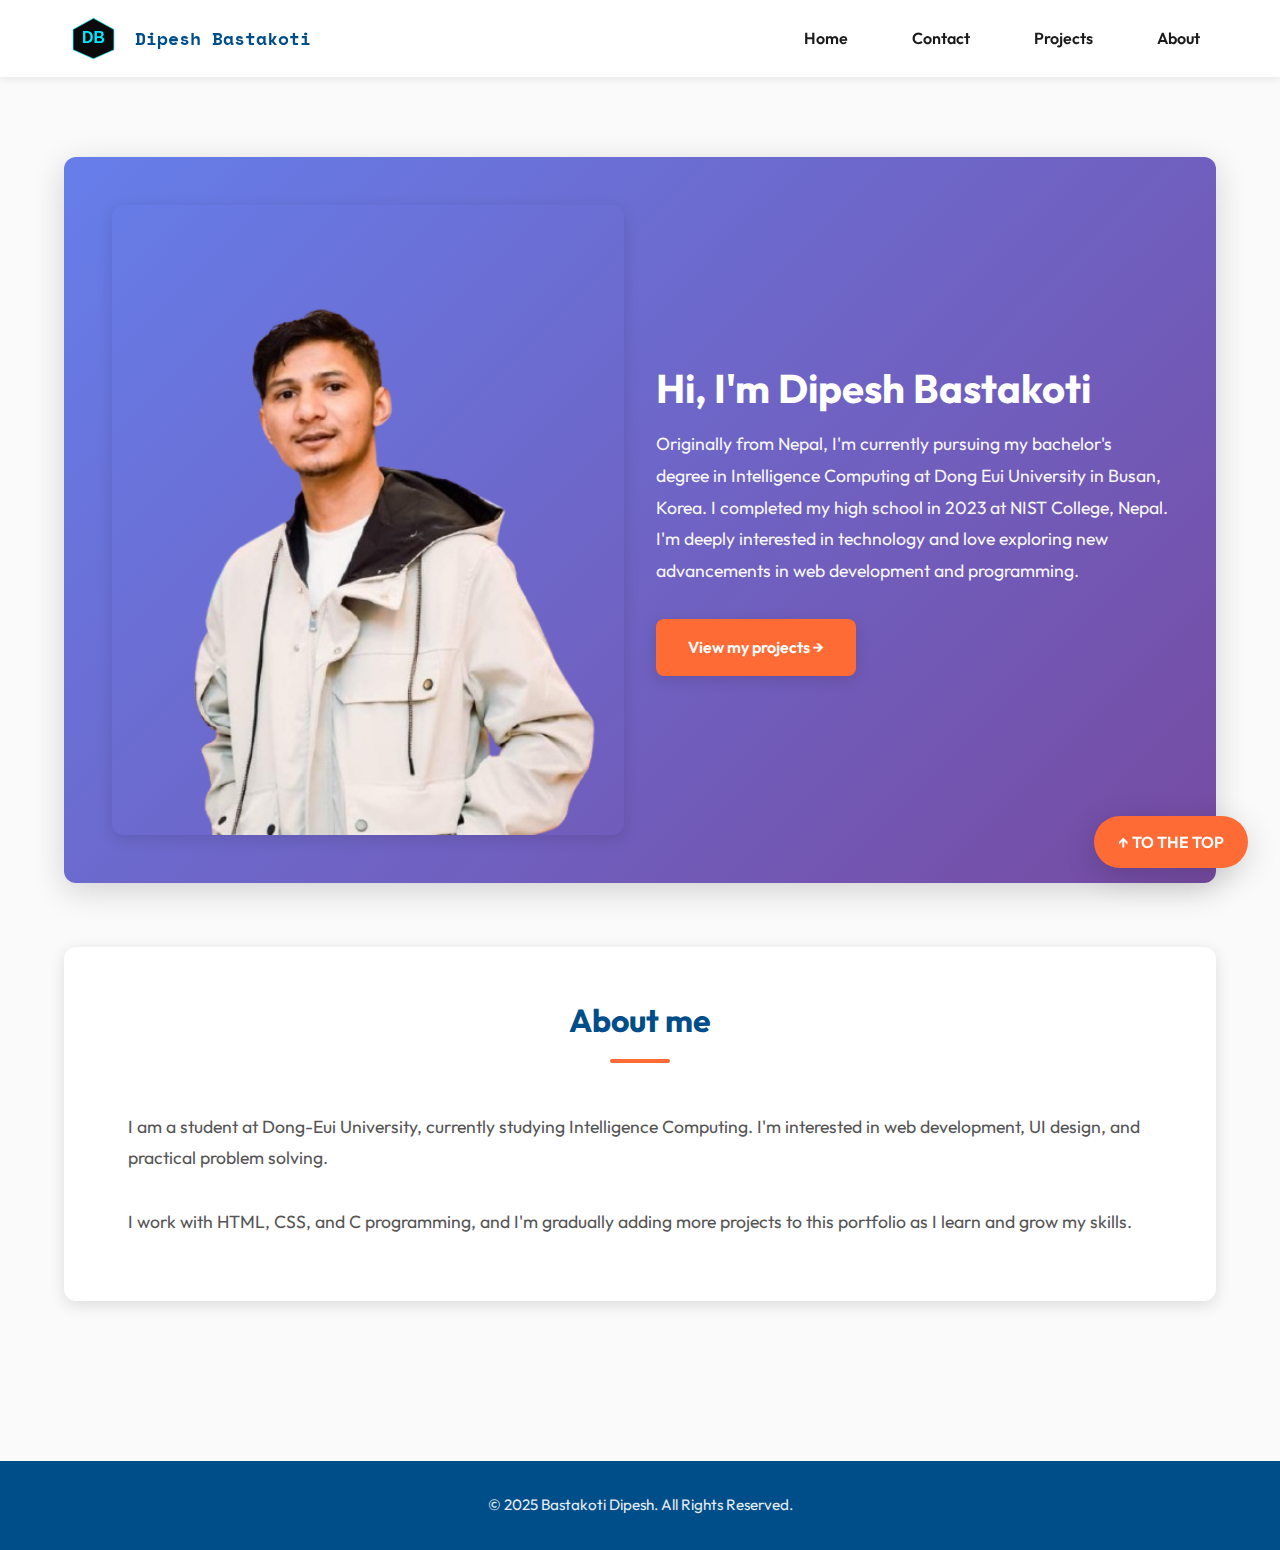
<file: index.html>
<!DOCTYPE html>
<html lang="en">
<head>
    <meta charset="UTF-8">
    <meta name="viewport" content="width=device-width, initial-scale=1.0">
    <meta name="description" content="Dipesh Bastakoti - Computer Science Student Portfolio | Web Development & Programming Projects">
    <title>Dipesh Bastakoti - Portfolio</title>
    <link rel="stylesheet" href="style.css">
</head>
<body>
<header>
  <div id="top" class="header-left">
    <img src="Image/DB_logo.svg" alt="DB personal logo" class="logo">
    <div class="logo-text">Dipesh Bastakoti</div>
  </div>

  <button class="menu-toggle" aria-label="Toggle navigation menu" onclick="toggleMenu()">
    <span></span>
    <span></span>
    <span></span>
  </button>

  <nav class="main-nav" id="mainNav">
      <ul>
          <li><a href="index.html">Home</a></li>
          <li><a href="contact.html">Contact</a></li>
          <li><a href="projects.html">Projects</a></li>
          <li><a href="#about">About</a></li>
      </ul>
  </nav>
</header>

<main>
  <section class="my_detail">
    <img src="Image/profile.png" alt="Dipesh Bastakoti wearing a white jacket" class="photo1">
    <div class="detail_txt">
      <h1 class="heading1">Hi, I'm Dipesh Bastakoti</h1>
      <p>Originally from Nepal, I'm currently pursuing my bachelor's degree in Intelligence Computing at Dong Eui University in Busan, Korea. I completed my high school in 2023 at NIST College, Nepal. I'm deeply interested in technology and love exploring new advancements in web development and programming.</p>
      <a href="projects.html" class="button">View my projects →</a>
    </div>
  </section>

  <section id="about" class="about clearfix">
    <h2 class="h2about">About me</h2>
    <div class="column">
      <p>
        I am a student at Dong-Eui University, currently studying Intelligence Computing.
        I'm interested in web development, UI design, and practical problem solving.
      </p>
    </div>
    <div class="column">
      <p>
        I work with HTML, CSS, and C programming, and I'm gradually adding
        more projects to this portfolio as I learn and grow my skills.
      </p>
    </div>
  </section>

  <button class="topbutton" onclick="window.scrollTo({top: 0, behavior: 'smooth'})">↑ TO THE TOP</button>
</main>

<footer>
  <p>&copy; <time datetime="2025">2025</time> Bastakoti Dipesh. All Rights Reserved.</p>
</footer>

<script>
  // Mobile menu toggle function
  function toggleMenu() {
    const nav = document.getElementById('mainNav');
    const toggle = document.querySelector('.menu-toggle');
    const isActive = nav.classList.contains('active');
    
    if (isActive) {
      nav.classList.remove('active');
      toggle.classList.remove('active');
      document.body.style.overflow = 'auto';
    } else {
      nav.classList.add('active');
      toggle.classList.add('active');
      document.body.style.overflow = 'hidden';
    }
  }

  // Close menu when clicking a link
  document.querySelectorAll('.main-nav a').forEach(link => {
    link.addEventListener('click', () => {
      const nav = document.getElementById('mainNav');
      const toggle = document.querySelector('.menu-toggle');
      nav.classList.remove('active');
      toggle.classList.remove('active');
      document.body.style.overflow = 'auto';
    });
  });

  // Close menu when clicking outside (on the overlay)
  document.addEventListener('click', (e) => {
    const nav = document.getElementById('mainNav');
    const toggle = document.querySelector('.menu-toggle');
    const isClickInsideNav = nav.contains(e.target);
    const isClickOnToggle = toggle.contains(e.target);
    
    if (!isClickInsideNav && !isClickOnToggle && nav.classList.contains('active')) {
      nav.classList.remove('active');
      toggle.classList.remove('active');
      document.body.style.overflow = 'auto';
    }
  });

  // Smooth scroll for internal links
  document.querySelectorAll('a[href^="#"]').forEach(anchor => {
    anchor.addEventListener('click', function (e) {
      const href = this.getAttribute('href');
      if (href !== '#' && href.length > 1) {
        e.preventDefault();
        const target = document.querySelector(href);
        if (target) {
          target.scrollIntoView({
            behavior: 'smooth',
            block: 'start'
          });
        }
      }
    });
  });
</script>
</body>
</html>
</file>
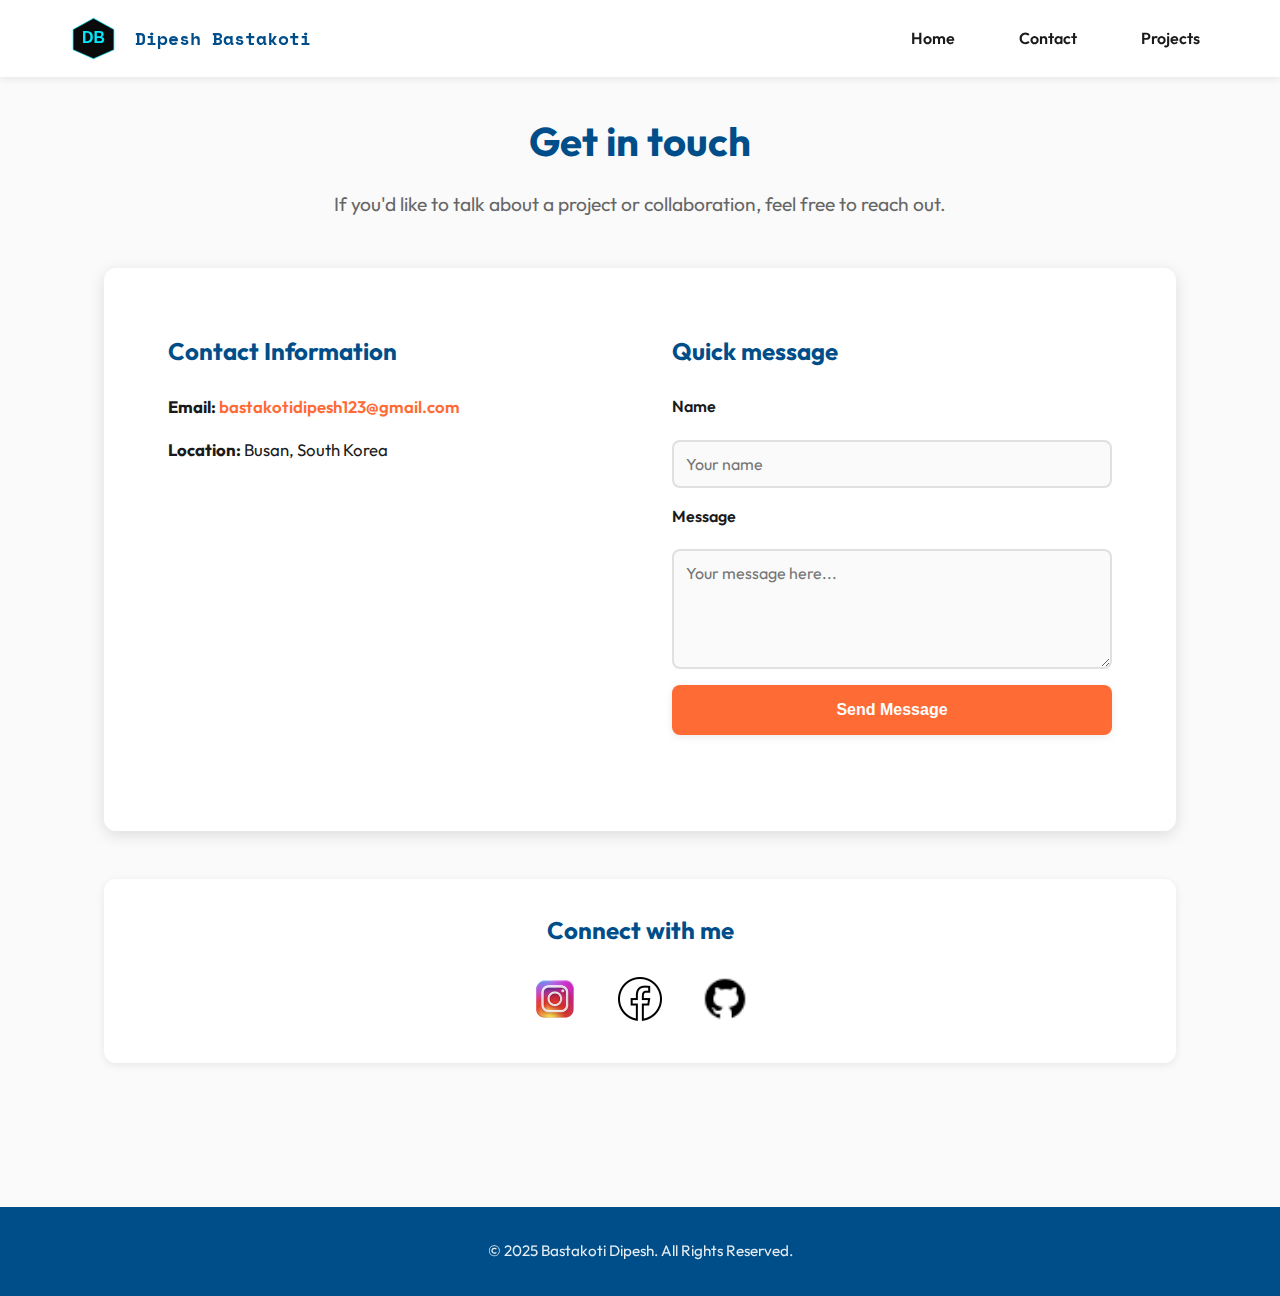
<file: contact.html>
<!DOCTYPE html>
<html lang="en">
<head>
    <meta charset="UTF-8">
    <meta name="viewport" content="width=device-width, initial-scale=1.0">
    <meta name="description" content="Contact Dipesh Bastakoti - Get in touch for collaborations and projects">
    <title>Contact - Dipesh Bastakoti</title>
    <link rel="stylesheet" href="style.css">
</head>
<body>
<header>
  <div class="header-left">
    <img src="Image/DB_logo.svg" alt="DB personal logo" class="logo">
    <div class="logo-text">Dipesh Bastakoti</div>
  </div>

  <button class="menu-toggle" aria-label="Toggle navigation menu" onclick="toggleMenu()">
    <span></span>
    <span></span>
    <span></span>
  </button>

  <nav class="main-nav" id="mainNav">
      <ul>
          <li><a href="index.html">Home</a></li>
          <li><a href="contact.html" aria-current="page">Contact</a></li>
          <li><a href="projects.html">Projects</a></li>
      </ul>
  </nav>
</header>
 
<main id="contact-main">
  <div class="page-header">
    <h1>Get in touch</h1>
    <p>If you'd like to talk about a project or collaboration, feel free to reach out.</p>
  </div>

  <section class="contact-info clearfix">
    <div class="column">
      <h2>Contact Information</h2>
      <p><strong>Email:</strong> <a href="mailto:bastakotidipesh123@gmail.com">bastakotidipesh123@gmail.com</a></p>
      <p><strong>Location:</strong> Busan, South Korea</p>
    </div>

    <div class="column">
      <h2>Quick message</h2>
      <form>
        <label for="name">Name</label>
        <input id="name" name="name" type="text" placeholder="Your name" required>

        <label for="message">Message</label>
        <textarea id="message" name="message" rows="4" placeholder="Your message here..." required></textarea>

        <button type="submit">Send Message</button>
      </form>
    </div>
  </section>

  <section class="socialmedia">
    <h3>Connect with me</h3>

    <a href="https://www.instagram.com/dipeshbastakoti/" target="_blank" rel="noopener noreferrer" aria-label="Visit my Instagram profile">
      <img class="sociallogo" src="Image/insta.png" alt="Instagram">
    </a>

    <a href="https://www.facebook.com/dipesh.bastakoti.783189/" target="_blank" rel="noopener noreferrer" aria-label="Visit my Facebook profile">
      <img class="sociallogo" src="Image/fb.png" alt="Facebook">
    </a>

    <a href="https://github.com/mrdipeshbastakoti" target="_blank" rel="noopener noreferrer" aria-label="Visit my GitHub profile">
      <img class="sociallogo" src="Image/git.png" alt="GitHub">
    </a>
  </section>
</main>

<footer>
  <p>&copy; <time datetime="2025">2025</time> Bastakoti Dipesh. All Rights Reserved.</p>
</footer>

<script>
  // Mobile menu toggle function
  function toggleMenu() {
    const nav = document.getElementById('mainNav');
    const toggle = document.querySelector('.menu-toggle');
    const isActive = nav.classList.contains('active');
    
    if (isActive) {
      nav.classList.remove('active');
      toggle.classList.remove('active');
      document.body.style.overflow = 'auto';
    } else {
      nav.classList.add('active');
      toggle.classList.add('active');
      document.body.style.overflow = 'hidden';
    }
  }

  // Close menu when clicking a link
  document.querySelectorAll('.main-nav a').forEach(link => {
    link.addEventListener('click', () => {
      const nav = document.getElementById('mainNav');
      const toggle = document.querySelector('.menu-toggle');
      nav.classList.remove('active');
      toggle.classList.remove('active');
      document.body.style.overflow = 'auto';
    });
  });

  // Close menu when clicking outside (on the overlay)
  document.addEventListener('click', (e) => {
    const nav = document.getElementById('mainNav');
    const toggle = document.querySelector('.menu-toggle');
    const isClickInsideNav = nav.contains(e.target);
    const isClickOnToggle = toggle.contains(e.target);
    
    if (!isClickInsideNav && !isClickOnToggle && nav.classList.contains('active')) {
      nav.classList.remove('active');
      toggle.classList.remove('active');
      document.body.style.overflow = 'auto';
    }
  });
</script>
</body>
</html>
</file>
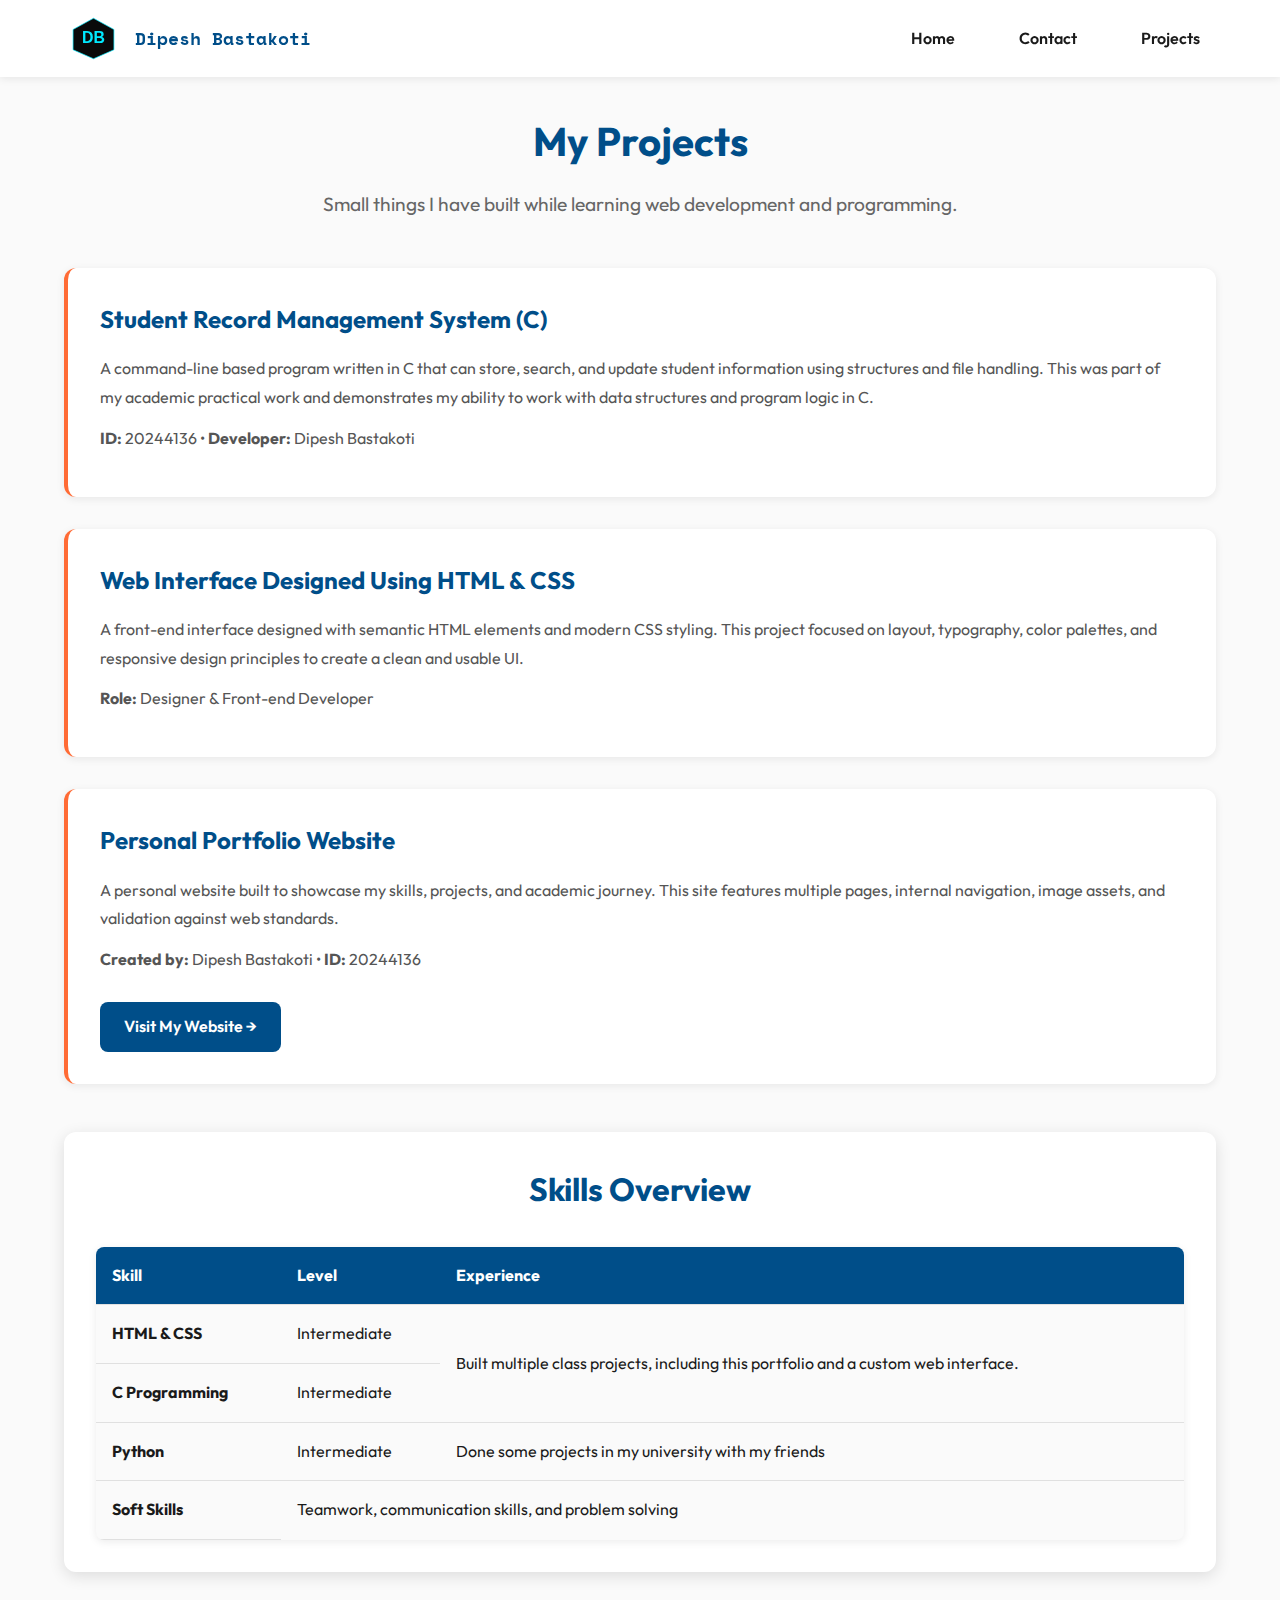
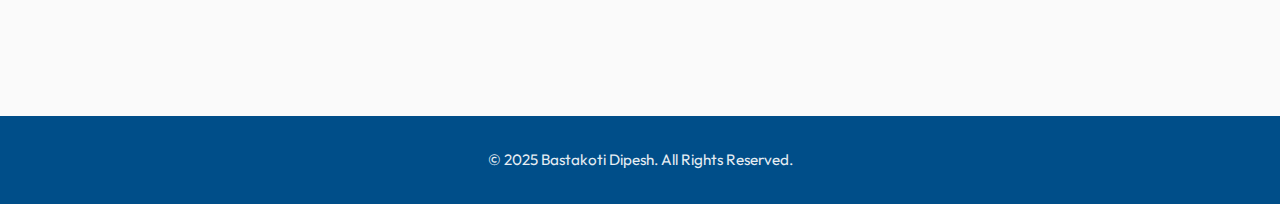
<file: projects.html>
<!DOCTYPE html>
<html lang="en">
<head>
    <meta charset="UTF-8">
    <meta name="viewport" content="width=device-width, initial-scale=1.0">
    <meta name="description" content="Dipesh Bastakoti's Projects - Web Development and Programming Portfolio">
    <title>Projects - Dipesh Bastakoti</title>
    <link rel="stylesheet" href="style.css">
</head>
<body>
<header>
  <div class="header-left">
    <img src="Image/DB_logo.svg" alt="DB personal logo" class="logo">
    <div class="logo-text">Dipesh Bastakoti</div>
  </div>

  <button class="menu-toggle" aria-label="Toggle navigation menu" onclick="toggleMenu()">
    <span></span>
    <span></span>
    <span></span>
  </button>

  <nav class="main-nav" id="mainNav">
      <ul>
          <li><a href="index.html">Home</a></li>
          <li><a href="contact.html">Contact</a></li>
          <li><a href="projects.html" aria-current="page">Projects</a></li>
      </ul>
  </nav>
</header>  

<main>
  <div class="project_header">
    <h1>My Projects</h1>
    <p>Small things I have built while learning web development and programming.</p>
  </div>

  <section class="project-list">
    <h2 class="visually-hidden">Project List</h2>
    
    <article class="project">
      <h2>Student Record Management System (C)</h2>
      <p>
        A command-line based program written in C that can store, search, and update student information using structures and file handling. 
        This was part of my academic practical work and demonstrates my ability to work with data structures and program logic in C.
      </p>
      <p><strong>ID:</strong> 20244136 • <strong>Developer:</strong> Dipesh Bastakoti</p>
    </article>

    <article class="project">
      <h2>Web Interface Designed Using HTML &amp; CSS</h2>
      <p>
        A front-end interface designed with semantic HTML elements and modern CSS styling. 
        This project focused on layout, typography, color palettes, and responsive design principles to create a clean and usable UI.
      </p>
      <p><strong>Role:</strong> Designer &amp; Front-end Developer</p>
    </article>

    <article class="project">
      <h2>Personal Portfolio Website</h2>
      <p>
        A personal website built to showcase my skills, projects, and academic journey. 
        This site features multiple pages, internal navigation, image assets, and validation against web standards.
      </p>
      <p><strong>Created by:</strong> Dipesh Bastakoti • <strong>ID:</strong> 20244136</p>
      <a href="https://dipeshbastakoti.com.np" target="_blank" rel="noopener noreferrer">
        Visit My Website →
      </a>
    </article>
  </section>

  <section class="myskill">
    <h2>Skills Overview</h2>
    <table>
      <thead>
        <tr>
          <th scope="col">Skill</th>
          <th scope="col">Level</th>
          <th scope="col">Experience</th>
        </tr>
      </thead>
      <tbody>
        <tr>
          <th scope="row">HTML &amp; CSS</th>
          <td>Intermediate</td>
          <td rowspan="2">Built multiple class projects, including this portfolio and a custom web interface.</td>
        </tr>
        <tr>
          <th scope="row">C Programming</th>
          <td>Intermediate</td>
        </tr>
        <tr>
          <th scope="row">Python</th>
          <td>Intermediate</td>
          <td>Done some projects in my university with my friends</td>
        </tr>
        <tr>
          <th scope="row">Soft Skills</th>
          <td colspan="2">Teamwork, communication skills, and problem solving</td>
        </tr>
      </tbody>
    </table>
  </section>
</main>

<footer>
  <p>&copy; <time datetime="2025">2025</time> Bastakoti Dipesh. All Rights Reserved.</p>
</footer>

<script>
  // Mobile menu toggle function
  function toggleMenu() {
    const nav = document.getElementById('mainNav');
    const toggle = document.querySelector('.menu-toggle');
    const isActive = nav.classList.contains('active');
    
    if (isActive) {
      nav.classList.remove('active');
      toggle.classList.remove('active');
      document.body.style.overflow = 'auto';
    } else {
      nav.classList.add('active');
      toggle.classList.add('active');
      document.body.style.overflow = 'hidden';
    }
  }

  // Close menu when clicking a link
  document.querySelectorAll('.main-nav a').forEach(link => {
    link.addEventListener('click', () => {
      const nav = document.getElementById('mainNav');
      const toggle = document.querySelector('.menu-toggle');
      nav.classList.remove('active');
      toggle.classList.remove('active');
      document.body.style.overflow = 'auto';
    });
  });

  // Close menu when clicking outside (on the overlay)
  document.addEventListener('click', (e) => {
    const nav = document.getElementById('mainNav');
    const toggle = document.querySelector('.menu-toggle');
    const isClickInsideNav = nav.contains(e.target);
    const isClickOnToggle = toggle.contains(e.target);
    
    if (!isClickInsideNav && !isClickOnToggle && nav.classList.contains('active')) {
      nav.classList.remove('active');
      toggle.classList.remove('active');
      document.body.style.overflow = 'auto';
    }
  });
</script>
</body>
</html>
</file>
<file: style.css>
@import url('https://fonts.googleapis.com/css2?family=Outfit:wght@300;400;600;700&family=Space+Mono:wght@400;700&display=swap');

/* ========== CSS VARIABLES ========== */
:root {
  --primary-color: #FF6B35;
  --secondary-color: #004E89;
  --accent-color: #F7931E;
  --text-dark: #1A1A1A;
  --text-light: #FFFFFF;
  --bg-light: #FAFAFA;
  --bg-card: #FFFFFF;
  --shadow-sm: 0 2px 8px rgba(0, 0, 0, 0.08);
  --shadow-md: 0 4px 16px rgba(0, 0, 0, 0.12);
  --shadow-lg: 0 8px 32px rgba(0, 0, 0, 0.16);
  --border-radius: 12px;
  --transition: all 0.3s cubic-bezier(0.4, 0, 0.2, 1);
}

/* ========== RESET & BASE STYLES ========== */
* {
  margin: 0;
  padding: 0;
  box-sizing: border-box;
}

body {
  font-family: 'Outfit', sans-serif;
  line-height: 1.6;
  color: var(--text-dark);
  background-color: var(--bg-light);
  overflow-x: hidden;
}

img {
  max-width: 100%;
  height: auto;
  display: block;
}

a {
  text-decoration: none;
  color: inherit;
  transition: var(--transition);
}

/* ========== HEADER & NAVIGATION ========== */
header {
  position: sticky;
  top: 0;
  z-index: 1000;
  background: rgba(255, 255, 255, 0.95);
  backdrop-filter: blur(10px);
  box-shadow: var(--shadow-sm);
  padding: 1rem 5%;
  display: flex;
  justify-content: space-between;
  align-items: center;
  animation: slideDown 0.5s ease-out;
}

@keyframes slideDown {
  from {
    transform: translateY(-100%);
    opacity: 0;
  }
  to {
    transform: translateY(0);
    opacity: 1;
  }
}

.header-left {
  display: flex;
  align-items: center;
  gap: 0.75rem;
  animation: fadeIn 0.8s ease-out 0.2s backwards;
}

@keyframes fadeIn {
  from {
    opacity: 0;
    transform: translateX(-20px);
  }
  to {
    opacity: 1;
    transform: translateX(0);
  }
}

.logo {
  height: 45px;
  width: auto;
  transition: var(--transition);
}

.logo:hover {
  transform: rotate(360deg) scale(1.1);
}

.logo-text {
  font-family: 'Space Mono', monospace;
  font-weight: 700;
  font-size: 1.1rem;
  color: var(--secondary-color);
}

/* Mobile Menu Toggle */
.menu-toggle {
  display: none;
  flex-direction: column;
  gap: 5px;
  background: none;
  border: none;
  cursor: pointer;
  padding: 0.5rem;
  z-index: 1002;
  position: relative;
}

.menu-toggle span {
  width: 25px;
  height: 3px;
  background-color: var(--text-dark);
  border-radius: 2px;
  transition: var(--transition);
}

.menu-toggle.active span:nth-child(1) {
  transform: rotate(45deg) translate(5px, 5px);
}

.menu-toggle.active span:nth-child(2) {
  opacity: 0;
}

.menu-toggle.active span:nth-child(3) {
  transform: rotate(-45deg) translate(7px, -6px);
}

/* Navigation */
.main-nav ul {
  display: flex;
  list-style: none;
  gap: 2rem;
  animation: fadeIn 0.8s ease-out 0.4s backwards;
}

.main-nav a {
  font-weight: 600;
  color: var(--text-dark);
  padding: 0.5rem 1rem;
  border-radius: 8px;
  position: relative;
  overflow: hidden;
}

.main-nav a::before {
  content: '';
  position: absolute;
  bottom: 0;
  left: 50%;
  width: 0;
  height: 2px;
  background: var(--primary-color);
  transition: var(--transition);
  transform: translateX(-50%);
}

.main-nav a:hover::before,
.main-nav a:focus::before {
  width: 80%;
}

.main-nav a:hover,
.main-nav a:focus {
  color: var(--primary-color);
}

/* ========== MAIN CONTENT ========== */
main {
  min-height: calc(100vh - 200px);
  padding: 2rem 5%;
  animation: fadeInUp 0.8s ease-out;
}

@keyframes fadeInUp {
  from {
    opacity: 0;
    transform: translateY(30px);
  }
  to {
    opacity: 1;
    transform: translateY(0);
  }
}

/* ========== HERO SECTION ========== */
.my_detail {
  max-width: 1200px;
  margin: 3rem auto;
  background: linear-gradient(135deg, #667eea 0%, #764ba2 100%);
  border-radius: var(--border-radius);
  overflow: hidden;
  box-shadow: var(--shadow-lg);
  position: relative;
  min-height: 500px;
  display: grid;
  grid-template-columns: 1fr 1fr;
  gap: 2rem;
  padding: 3rem;
  animation: scaleIn 0.8s ease-out;
}

@keyframes scaleIn {
  from {
    opacity: 0;
    transform: scale(0.95);
  }
  to {
    opacity: 1;
    transform: scale(1);
  }
}

.photo1 {
  width: 100%;
  height: 100%;
  object-fit: cover;
  border-radius: var(--border-radius);
  box-shadow: var(--shadow-md);
  transition: var(--transition);
}

.photo1:hover {
  transform: scale(1.02);
}

.detail_txt {
  display: flex;
  flex-direction: column;
  justify-content: center;
  color: var(--text-light);
  animation: fadeIn 1s ease-out 0.3s backwards;
}

.heading1 {
  font-size: 2.5rem;
  font-weight: 700;
  margin-bottom: 1rem;
  line-height: 1.2;
}

.detail_txt p {
  font-size: 1.1rem;
  line-height: 1.8;
  margin-bottom: 2rem;
  opacity: 0.95;
}

.button {
  display: inline-flex;
  align-items: center;
  justify-content: center;
  padding: 1rem 2rem;
  background-color: var(--primary-color);
  color: var(--text-light);
  font-weight: 600;
  border-radius: 8px;
  box-shadow: var(--shadow-md);
  transition: var(--transition);
  max-width: fit-content;
}

.button:hover,
.button:focus {
  background-color: var(--accent-color);
  transform: translateY(-2px);
  box-shadow: var(--shadow-lg);
}

/* ========== ABOUT SECTION ========== */
.about {
  max-width: 1200px;
  margin: 4rem auto;
  padding: 3rem;
  background: var(--bg-card);
  border-radius: var(--border-radius);
  box-shadow: var(--shadow-md);
}

.h2about {
  font-size: 2rem;
  text-align: center;
  margin-bottom: 2rem;
  color: var(--secondary-color);
  position: relative;
  padding-bottom: 1rem;
}

.h2about::after {
  content: '';
  position: absolute;
  bottom: 0;
  left: 50%;
  transform: translateX(-50%);
  width: 60px;
  height: 4px;
  background: var(--primary-color);
  border-radius: 2px;
}

.column {
  width: 100%;
  padding: 1rem;
}

.about .column p {
  font-size: 1.1rem;
  line-height: 1.8;
  color: #555;
}

.clearfix::after {
  content: "";
  display: table;
  clear: both;
}

/* ========== CONTACT PAGE ========== */
#contact-main {
  max-width: 1200px;
  margin: 0 auto;
}

.page-header {
  text-align: center;
  margin-bottom: 3rem;
  animation: fadeInUp 0.8s ease-out;
}

.page-header h1 {
  font-size: 2.5rem;
  color: var(--secondary-color);
  margin-bottom: 1rem;
}

.page-header p {
  font-size: 1.2rem;
  color: #666;
}

.contact-info {
  display: grid;
  grid-template-columns: 1fr 1fr;
  gap: 2rem;
  max-width: 1200px;
  margin: 2rem auto;
  padding: 3rem;
  background: var(--bg-card);
  border-radius: var(--border-radius);
  box-shadow: var(--shadow-md);
}

.contact-info h2 {
  color: var(--secondary-color);
  margin-bottom: 1.5rem;
  font-size: 1.5rem;
}

.contact-info p {
  margin-bottom: 1rem;
  font-size: 1.05rem;
}

.contact-info a {
  color: var(--primary-color);
  font-weight: 600;
}

.contact-info a:hover {
  text-decoration: underline;
}

/* Form Styles */
form {
  display: flex;
  flex-direction: column;
  gap: 1rem;
}

form label {
  font-weight: 600;
  color: var(--text-dark);
  margin-bottom: 0.25rem;
}

form input,
form textarea {
  padding: 0.75rem;
  border: 2px solid #E0E0E0;
  border-radius: 8px;
  font-family: 'Outfit', sans-serif;
  font-size: 1rem;
  transition: var(--transition);
  background: #FAFAFA;
}

form input:focus,
form textarea:focus {
  outline: none;
  border-color: var(--primary-color);
  background: #FFF;
  box-shadow: 0 0 0 3px rgba(255, 107, 53, 0.1);
}

form textarea {
  resize: vertical;
  min-height: 120px;
}

button[type="submit"] {
  padding: 1rem 2rem;
  background: var(--primary-color);
  color: var(--text-light);
  border: none;
  border-radius: 8px;
  font-weight: 600;
  font-size: 1rem;
  cursor: pointer;
  transition: var(--transition);
  box-shadow: var(--shadow-sm);
}

button[type="submit"]:hover,
button[type="submit"]:focus {
  background: var(--accent-color);
  transform: translateY(-2px);
  box-shadow: var(--shadow-md);
}

/* Social Media Section */
.socialmedia {
  text-align: center;
  margin: 3rem auto;
  padding: 2rem;
  background: var(--bg-card);
  border-radius: var(--border-radius);
  box-shadow: var(--shadow-sm);
}

.socialmedia h3 {
  font-size: 1.5rem;
  margin-bottom: 1.5rem;
  color: var(--secondary-color);
}

.socialmedia a {
  display: inline-block;
  margin: 0 1rem;
  transition: var(--transition);
}

.sociallogo {
  width: 50px;
  height: 50px;
  border-radius: 50%;
  transition: var(--transition);
  filter: grayscale(20%);
}

.sociallogo:hover {
  transform: scale(1.2) rotate(5deg);
  filter: grayscale(0%);
  box-shadow: var(--shadow-md);
}

/* ========== PROJECTS PAGE ========== */
.project_header {
  text-align: center;
  margin-bottom: 3rem;
  animation: fadeInUp 0.8s ease-out;
}

.project_header h1 {
  font-size: 2.5rem;
  color: var(--secondary-color);
  margin-bottom: 1rem;
}

.project_header p {
  font-size: 1.2rem;
  color: #666;
}

.project-list {
  max-width: 1200px;
  margin: 0 auto;
  display: grid;
  gap: 2rem;
}

.project {
  padding: 2rem;
  background: var(--bg-card);
  border-radius: var(--border-radius);
  box-shadow: var(--shadow-sm);
  transition: var(--transition);
  border-left: 4px solid var(--primary-color);
  animation: fadeInUp 0.8s ease-out;
}

.project:hover {
  transform: translateY(-4px);
  box-shadow: var(--shadow-lg);
  border-left-color: var(--accent-color);
}

.project h2 {
  color: var(--secondary-color);
  margin-bottom: 1rem;
  font-size: 1.5rem;
}

.project p {
  line-height: 1.8;
  color: #555;
  margin-bottom: 0.75rem;
}

.project a {
  display: inline-block;
  margin-top: 1rem;
  padding: 0.75rem 1.5rem;
  background: var(--secondary-color);
  color: var(--text-light);
  border-radius: 8px;
  font-weight: 600;
  transition: var(--transition);
}

.project a:hover {
  background: var(--primary-color);
  transform: translateY(-2px);
  box-shadow: var(--shadow-md);
}

/* Skills Table */
.myskill {
  max-width: 1200px;
  margin: 3rem auto;
  padding: 2rem;
  background: var(--bg-card);
  border-radius: var(--border-radius);
  box-shadow: var(--shadow-md);
}

.myskill h2 {
  text-align: center;
  font-size: 2rem;
  color: var(--secondary-color);
  margin-bottom: 2rem;
}

table {
  width: 100%;
  border-collapse: collapse;
  background: #FAFAFA;
  border-radius: 8px;
  overflow: hidden;
  box-shadow: var(--shadow-sm);
}

thead {
  background: var(--secondary-color);
  color: var(--text-light);
}

th,
td {
  padding: 1rem;
  text-align: left;
  border-bottom: 1px solid #E0E0E0;
}

tbody tr:hover {
  background: #F0F0F0;
  transition: var(--transition);
}

tbody tr:last-child td {
  border-bottom: none;
}

/* ========== UTILITY CLASSES ========== */
.topbutton {
  position: fixed;
  bottom: 2rem;
  right: 2rem;
  padding: 1rem 1.5rem;
  background: var(--primary-color);
  color: var(--text-light);
  border: none;
  border-radius: 50px;
  font-weight: 600;
  cursor: pointer;
  box-shadow: var(--shadow-lg);
  transition: var(--transition);
  z-index: 999;
  animation: bounceIn 0.8s ease-out;
  font-family: 'Outfit', sans-serif;
  font-size: 1rem;
}

@keyframes bounceIn {
  0% {
    opacity: 0;
    transform: scale(0.3);
  }
  50% {
    opacity: 1;
    transform: scale(1.05);
  }
  70% {
    transform: scale(0.9);
  }
  100% {
    transform: scale(1);
  }
}

.topbutton:hover,
.topbutton:focus {
  background: var(--accent-color);
  transform: translateY(-4px);
  box-shadow: 0 12px 40px rgba(0, 0, 0, 0.2);
}

.visually-hidden {
  position: absolute;
  width: 1px;
  height: 1px;
  padding: 0;
  margin: -1px;
  overflow: hidden;
  clip: rect(0, 0, 0, 0);
  white-space: nowrap;
  border: 0;
}

/* ========== FOOTER ========== */
footer {
  text-align: center;
  padding: 2rem 5%;
  background: var(--secondary-color);
  color: var(--text-light);
  margin-top: 4rem;
  font-size: 0.95rem;
}

footer p {
  opacity: 0.9;
}

/* ========== RESPONSIVE DESIGN ========== */

/* Tablets (768px and below) */
@media screen and (max-width: 768px) {
  header {
    padding: 1rem 3%;
    position: relative;
  }

  .logo-text {
    font-size: 0.9rem;
  }

  .menu-toggle {
    display: flex;
    position: relative;
    z-index: 1002;
  }

  .main-nav {
    position: fixed;
    top: 0;
    right: -100%;
    width: 75%;
    max-width: 320px;
    height: 100vh;
    background: rgba(255, 255, 255, 0.98);
    backdrop-filter: blur(10px);
    box-shadow: -4px 0 16px rgba(0, 0, 0, 0.1);
    transition: right 0.4s cubic-bezier(0.4, 0, 0.2, 1);
    padding-top: 5rem;
    z-index: 1001;
  }

  .main-nav.active {
    right: 0;
  }

  .main-nav ul {
    flex-direction: column;
    gap: 0;
    padding: 1rem;
    animation: none;
  }

  .main-nav li {
    width: 100%;
  }

  .main-nav a {
    display: block;
    padding: 1.2rem 1rem;
    border-bottom: 1px solid #E0E0E0;
    width: 100%;
  }

  .main-nav a::before {
    display: none;
  }

  /* Overlay for mobile menu */
  .main-nav.active::before {
    content: '';
    position: fixed;
    top: 0;
    left: 0;
    right: 0;
    bottom: 0;
    background: rgba(0, 0, 0, 0.5);
    z-index: -1;
    animation: fadeIn 0.3s ease;
  }

  .my_detail {
    grid-template-columns: 1fr;
    padding: 2rem;
    gap: 1.5rem;
    min-height: auto;
  }

  .heading1 {
    font-size: 2rem;
  }

  .detail_txt p {
    font-size: 1rem;
  }

  .contact-info {
    grid-template-columns: 1fr;
    padding: 2rem;
  }

  .about {
    padding: 2rem;
  }

  .column {
    width: 100%;
    margin-right: 0;
  }

  table {
    font-size: 0.9rem;
  }

  th,
  td {
    padding: 0.75rem;
  }
}

/* Mobile (600px and below) */
@media screen and (max-width: 600px) {
  main {
    padding: 1.5rem 4%;
  }

  .heading1 {
    font-size: 1.75rem;
  }

  .page-header h1,
  .project_header h1,
  .h2about {
    font-size: 2rem;
  }

  .my_detail {
    padding: 1.5rem;
    margin: 2rem auto;
  }

  .about,
  .contact-info,
  .myskill,
  .project {
    padding: 1.5rem;
  }

  .button {
    width: 100%;
    text-align: center;
  }

  .sociallogo {
    width: 40px;
    height: 40px;
  }

  .socialmedia a {
    margin: 0 0.5rem;
  }

  table {
    font-size: 0.85rem;
  }

  th,
  td {
    padding: 0.5rem;
  }

  .topbutton {
    bottom: 1rem;
    right: 1rem;
    padding: 0.75rem 1.25rem;
    font-size: 0.9rem;
  }
}

/* Very Small Mobile (400px and below) */
@media screen and (max-width: 400px) {
  .logo {
    height: 35px;
  }

  .logo-text {
    font-size: 0.8rem;
  }

  .heading1 {
    font-size: 1.5rem;
  }

  .page-header h1,
  .project_header h1,
  .h2about {
    font-size: 1.75rem;
  }

  .my_detail {
    padding: 1rem;
  }

  table {
    font-size: 0.75rem;
  }

  th,
  td {
    padding: 0.4rem;
  }
}
</file>
